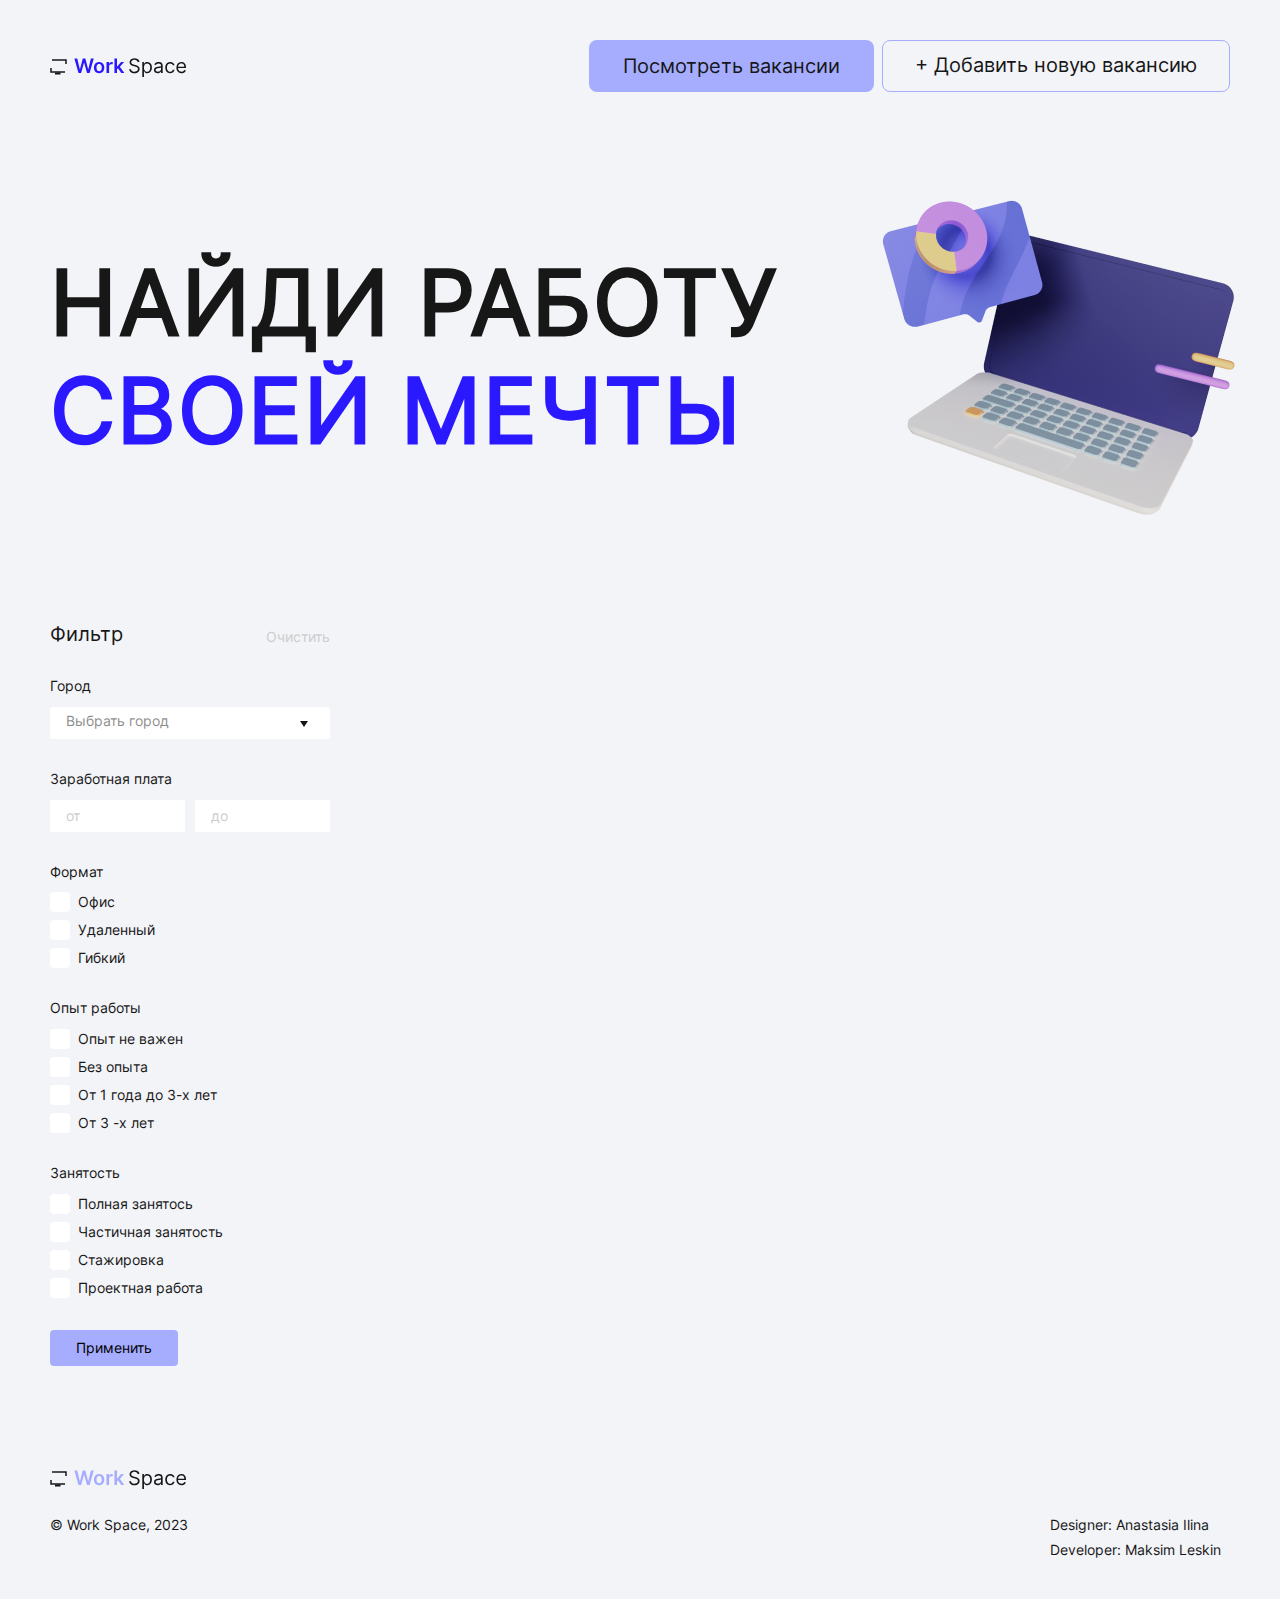
<file: index.html>
<!DOCTYPE html>
<html lang="ru">

<head>
  <meta charset="UTF-8">
  <meta name="viewport" content="width=device-width, initial-scale=1.0">
  <title>Workspace</title>

  <link rel="stylesheet" href="index.css">

  <script src="js/choices.min.js" defer></script>
  <script src="js/script.js" defer></script>
</head>

<body>
  <header class="header">
    <div class="container header__container">
      <img class="header__logo" src="img/logo.svg" alt="Логитип WorkSpace">

      <div class="header__links">
				<a class="header__link" href="#vacancies">Посмотреть вакансии</a>
				<a class="header__link header__link_o" href="/employer.html">+ Добавить новую вакансию</a>
			</div>
    </div>
  </header>

  <main>
    <section class="hero">
      <div class="container hero__container">
        <h1 class="hero__title">Найди работу
          <span class="blue-text">своей мечты</span>
        </h1>
      </div>
    </section>

    <div class="vacancies" id="vacancies">
      <div class="container vacancies__container">
        <button class="vacancies__filter-btn ">
          <span>Фильтр</span>
          <svg class="vacancies__filter-btn-arrow" width="20" height="20"
            viewBox="0 0 20 20" fill="none" xmlns="http://www.w3.org/2000/svg">
            <path d="M10 15L14 9H6L10 15Z" fill="currentColor" />
          </svg>
        </button>

        <section class="vacancies__filter filter">
          <h2 class="filter__title">Фильтр</h2>

          <form class="filter__form">
            <fieldset class="filter__fieldset">
              <legend class="filter__legend">Город</legend>

              <select class="filter__select" name="city" id="city">
                <option value="">Выбрать город</option>
              </select>
            </fieldset>

            <fieldset class="filter__fieldset">
              <legend class="filter__legend">Заработная плата</legend>

              <div class="filter__range">
                <input class="filter__input" type="number" name="pay-from"
                  placeholder="от">

                <input class="filter__input" type="number" name="pay-to"
                  placeholder="до">
              </div>
            </fieldset>

            <div class="filter__checkboxes">
              <fieldset class="filter__fieldset">
                <legend class="filter__legend">Формат</legend>

                <label class="filter__label checkbox">
                  <input class="checkbox__input" type="checkbox" name="format"
                    value="Офис">Офис
                </label>

                <label class="filter__label checkbox">
                  <input class="checkbox__input" type="checkbox" name="format"
                    value="Удаленный">Удаленный
                </label>

                <label class="filter__label checkbox">
                  <input class="checkbox__input" type="checkbox" name="format"
                    value="Гибкий">Гибкий
                </label>
              </fieldset>

              <fieldset class="filter__fieldset">
                <legend class="filter__legend">Опыт работы</legend>

                <label class="filter__label checkbox">
                  <input class="checkbox__input" type="checkbox"
                    name="experience" value="Опыт не важен">Опыт не важен
                </label>

                <label class="filter__label checkbox">
                  <input class="checkbox__input" type="checkbox"
                    name="experience" value="Без опыта">Без опыта
                </label>

                <label class="filter__label checkbox">
                  <input class="checkbox__input" type="checkbox"
                    name="experience" value="От 1 года до 3-х лет">От 1 года до
                  3-х лет
                </label>

                <label class="filter__label checkbox">
                  <input class="checkbox__input" type="checkbox"
                    name="experience" value="От 3-х лет">От 3 -х лет
                </label>
              </fieldset>

              <fieldset class="filter__fieldset">
                <legend class="filter__legend">Занятость</legend>

                <label class="filter__label checkbox">
                  <input class="checkbox__input" type="checkbox" name="type"
                    value="Полная занятость">Полная занятось
                </label>

                <label class="filter__label checkbox">
                  <input class="checkbox__input" type="checkbox" name="type"
                    value="Частичная занятость">Частичная занятость
                </label>

                <label class="filter__label checkbox">
                  <input class="checkbox__input" type="checkbox" name="type"
                    value="Стажировка">Стажировка
                </label>

                <label class="filter__label checkbox">
                  <input class="checkbox__input" type="checkbox" name="type"
                    value="Проектная работа">Проектная работа
                </label>
              </fieldset>
            </div>

            <div class="filter__buttons">
              <button class="filter__button" type="submit">Применить</button>

              <button class="filter__reset" type="reset">Очистить</button>
            </div>
          </form>
        </section>

        <section class="vacancies__cards cards">
          <h2 class="cards__title visually-hidden">Список вакансий</h2>

          <ul class="cards__list"></ul>
        </section>
      </div>
    </div>
  </main>

  <footer class="footer">
    <div class="container footer__container">
      <img class="footer__logo" src="img/logo-footer.svg"
        alt="Логотип WorkSpace">

      <p class="footer__copyright">© Work Space, 2023</p>

      <ul class="footer__contacts">
        <li class="footer__contact">Designer:
          <a class="footer__link" href="#">Anastasia Ilina</a>
        </li>
        <li class="footer__contact">Developer:
          <a class="footer__link" href="#">Maksim Leskin</a>
        </li>
      </ul>
    </div>
  </footer>


</body>

</html>
</file>
<file: index.css>
@import "style/normalize.css";
@import "style/choices.min.css";
@import "style/style.css";
@import "style/header.css";
@import "style/hero.css";
@import "style/vacancies.css";
@import "style/filter.css";
@import "style/choices.css";
@import "style/checkbox.css";
@import "style/cards.css";
@import "style/vacancy.css";
@import "style/footer.css";
@import "style/modal.css";
@import "style/detail.css";

@import "style/employer.css";
@import "style/file.css";
@import "style/radio.css";
</file>
